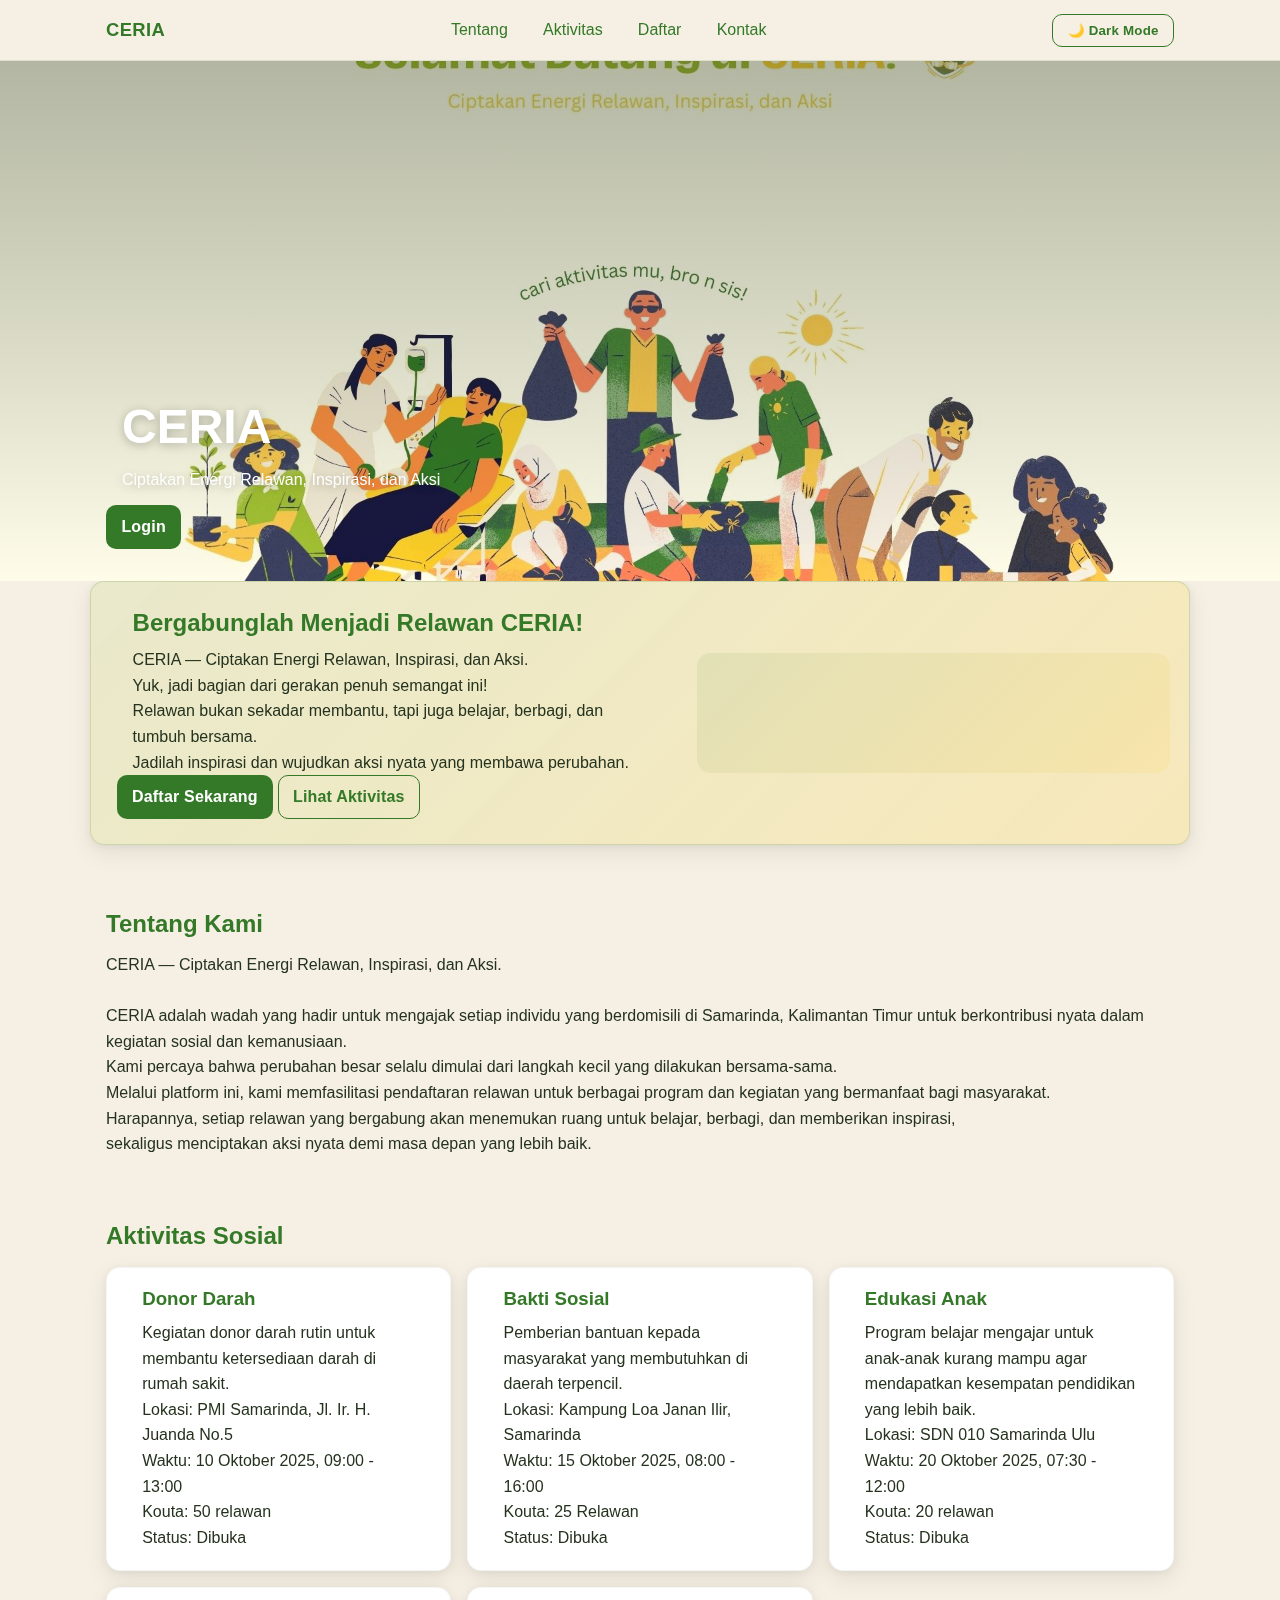
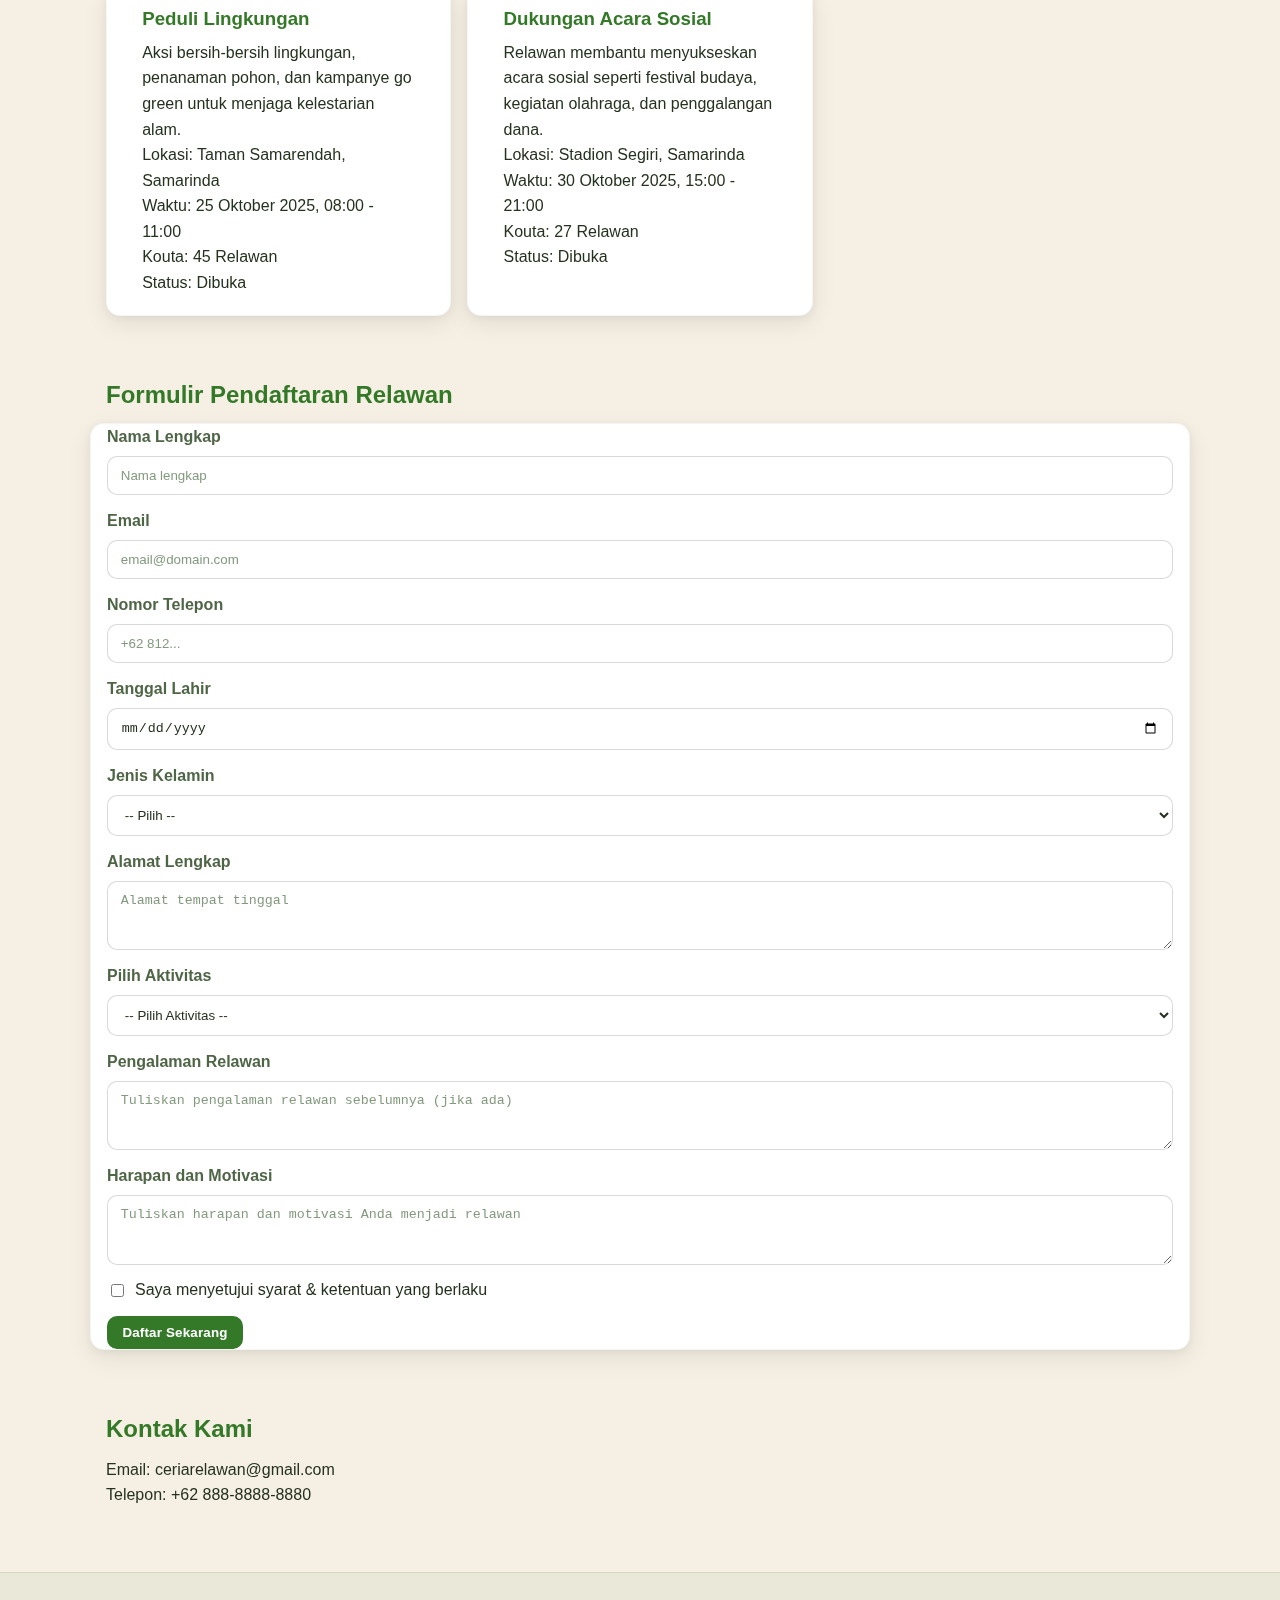
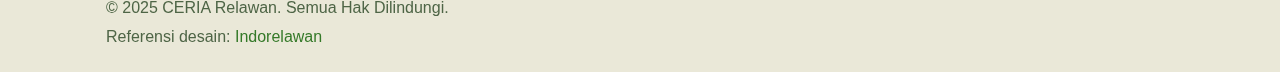
<file: index.html>
<!DOCTYPE html>
<html lang="id">
<head>
    <meta charset="UTF-8" />
    <meta name="viewport" content="width=device-width, initial-scale=1.0" />
    <title>CERIA Relawan</title>
    <link rel="stylesheet" href="style.css" />
    <script src="script.js" defer></script>
</head>
<body>
    <header class="site-header">
        <nav class="site-nav">
            <div class="container nav-inner">
                <a class="brand" href="#tentang">CERIA</a>
                <ul class="nav-list">
                    <li><a href="#tentang">Tentang</a></li>
                    <li><a href="#aktivitas">Aktivitas</a></li>
                    <li><a href="#daftar">Daftar</a></li>
                    <li><a href="#kontak">Kontak</a></li>
                </ul>
            </div>
        </nav>
        <div class="hero">
            <img class="hero-img" src="ceria.jpg" alt="Selamat Datang di CERIA" />
            <div class="hero-overlay">
                <div class="container">
                    <h1 class="hero-title">CERIA</h1>
                    <p class="hero-subtitle">Ciptakan Energi Relawan, Inspirasi, dan Aksi</p>
                    <a id="login-btn" class="btn btn-primary" href="#">Login</a>
                </div>
            </div>
        </div>
    </header>

    <main>
        <section id="hero" class="container">
            <div class="card card-featured hero-card">
                <div class="hero-grid">
                    <div class="hero-content">
                        <h2>Bergabunglah Menjadi Relawan CERIA!</h2>
                        <p>
                            CERIA — Ciptakan Energi Relawan, Inspirasi, dan Aksi. <br />
                            Yuk, jadi bagian dari gerakan penuh semangat ini! <br />
                            Relawan bukan sekadar membantu, tapi juga belajar, berbagi, dan tumbuh bersama.<br />
                            Jadilah inspirasi dan wujudkan aksi nyata yang membawa perubahan.
                        </p>
                        <div class="actions">
                            <a href="#daftar" class="btn btn-primary">Daftar Sekarang</a>
                            <a href="#aktivitas" class="btn btn-accent btn-outline">Lihat Aktivitas</a>
                        </div>
                    </div>
                    <div class="hero-media">
                    </div>
                </div>
            </div>
        </section>

        <section id="tentang" class="container">
            <h2>Tentang Kami</h2>
            <p>
                CERIA — Ciptakan Energi Relawan, Inspirasi, dan Aksi. <br /><br />
                CERIA adalah wadah yang hadir untuk mengajak setiap individu yang berdomisili di Samarinda, Kalimantan Timur untuk berkontribusi nyata dalam kegiatan sosial dan kemanusiaan.<br />
                Kami percaya bahwa perubahan besar selalu dimulai dari langkah kecil yang dilakukan bersama-sama. <br />
                Melalui platform ini, kami memfasilitasi pendaftaran relawan untuk berbagai program dan kegiatan yang bermanfaat bagi masyarakat. <br />
                Harapannya, setiap relawan yang bergabung akan menemukan ruang untuk belajar, berbagi, dan memberikan inspirasi,<br />
                sekaligus menciptakan aksi nyata demi masa depan yang lebih baik.
            </p>
        </section>

        <section id="aktivitas" class="container">
            <h2>Aktivitas Sosial</h2>
            <div class="grid-activities">
                <article class="card">
                    <h3>Donor Darah</h3>
                    <p>Kegiatan donor darah rutin untuk membantu ketersediaan darah di rumah sakit.</p>
                    <p>
                        Lokasi: PMI Samarinda, Jl. Ir. H. Juanda No.5<br />
                        Waktu: 10 Oktober 2025, 09:00 - 13:00<br />
                        Kouta: 50 relawan<br />
                        Status: Dibuka
                    </p>
                </article>

                <article class="card">
                    <h3>Bakti Sosial</h3>
                    <p>Pemberian bantuan kepada masyarakat yang membutuhkan di daerah terpencil.</p>
                    <p>
                        Lokasi: Kampung Loa Janan Ilir, Samarinda<br />
                        Waktu: 15 Oktober 2025, 08:00 - 16:00<br />
                        Kouta: 25 Relawan<br />
                        Status: Dibuka
                    </p>
                </article>

                <article class="card">
                    <h3>Edukasi Anak</h3>
                    <p>Program belajar mengajar untuk anak-anak kurang mampu agar mendapatkan kesempatan pendidikan yang lebih baik.</p>
                    <p>
                        Lokasi: SDN 010 Samarinda Ulu <br />
                        Waktu: 20 Oktober 2025, 07:30 - 12:00<br />
                        Kouta: 20 relawan<br />
                        Status: Dibuka
                    </p>
                </article>

                <article class="card">
                    <h3>Peduli Lingkungan</h3>
                    <p>Aksi bersih-bersih lingkungan, penanaman pohon, dan kampanye go green untuk menjaga kelestarian alam.</p>
                    <p>
                        Lokasi: Taman Samarendah, Samarinda <br />
                        Waktu: 25 Oktober 2025, 08:00 - 11:00<br />
                        Kouta: 45 Relawan<br />
                        Status: Dibuka
                    </p>
                </article>

                <article class="card">
                    <h3>Dukungan Acara Sosial</h3>
                    <p>Relawan membantu menyukseskan acara sosial seperti festival budaya, kegiatan olahraga, dan penggalangan dana.</p>
                    <p>
                        Lokasi: Stadion Segiri, Samarinda<br />
                        Waktu: 30 Oktober 2025, 15:00 - 21:00<br />
                        Kouta: 27 Relawan<br />
                        Status: Dibuka
                    </p>
                </article>
            </div>
        </section>

        <section id="daftar" class="container">
            <h2>Formulir Pendaftaran Relawan</h2>
            <form class="card form-modern" action="#" method="post">
                <div class="form-group">
                    <label for="nama">Nama Lengkap</label>
                    <input type="text" id="nama" name="nama" required placeholder="Nama lengkap" />
                </div>

                <div class="form-group">
                    <label for="email">Email</label>
                    <input type="email" id="email" name="email" required placeholder="email@domain.com" />
                </div>

                <div class="form-group">
                    <label for="telepon">Nomor Telepon</label>
                    <input type="tel" id="telepon" name="telepon" required placeholder="+62 812..." />
                </div>

                <div class="form-group">
                    <label for="tanggal_lahir">Tanggal Lahir</label>
                    <input type="date" id="tanggal_lahir" name="tanggal_lahir" required />
                </div>

                <div class="form-group">
                    <label for="gender">Jenis Kelamin</label>
                    <select id="gender" name="gender" required>
                        <option value="">-- Pilih --</option>
                        <option value="pria">Pria</option>
                        <option value="wanita">Wanita</option>
                    </select>
                </div>

                <div class="form-group">
                    <label for="alamat">Alamat Lengkap</label>
                    <textarea id="alamat" name="alamat" rows="3" placeholder="Alamat tempat tinggal" required></textarea>
                </div>

                <div class="form-group">
                    <label for="aktivitas">Pilih Aktivitas</label>
                    <select id="aktivitas" name="aktivitas" required>
                        <option value="">-- Pilih Aktivitas --</option>
                        <option value="donor">Donor Darah</option>
                        <option value="bakti">Bakti Sosial</option>
                        <option value="edukasi">Edukasi Anak</option>
                        <option value="lingkungan">Peduli Lingkungan</option>
                        <option value="acara">Dukungan Acara Sosial</option>
                    </select>
                </div>

                <div class="form-group">
                    <label for="pengalaman">Pengalaman Relawan</label>
                    <textarea id="pengalaman" name="pengalaman" rows="3" placeholder="Tuliskan pengalaman relawan sebelumnya (jika ada)"></textarea>
                </div>

                <div class="form-group">
                    <label for="harapan">Harapan dan Motivasi</label>
                    <textarea id="harapan" name="harapan" rows="3" placeholder="Tuliskan harapan dan motivasi Anda menjadi relawan"></textarea>
                </div>

                <div class="form-check">
                    <input type="checkbox" id="setuju" name="setuju" required />
                    <label for="setuju">Saya menyetujui syarat & ketentuan yang berlaku</label>
                </div>

                <div class="form-actions">
                    <button type="submit" class="btn btn-primary">Daftar Sekarang</button>
                </div>
            </form>
        </section>

        <section id="kontak" class="container">
            <h2>Kontak Kami</h2>
            <p>Email: ceriarelawan@gmail.com</p>
            <p>Telepon: +62 888-8888-8880</p>
        </section>
    </main>

    <footer class="site-footer">
        <div class="container">
            <p>&copy; 2025 CERIA Relawan. Semua Hak Dilindungi.</p>
            <p>Referensi desain: <a href="https://www.indorelawan.org/" target="_blank" rel="noopener">Indorelawan</a></p>
        </div>
    </footer>
</body>
</html>
</file>
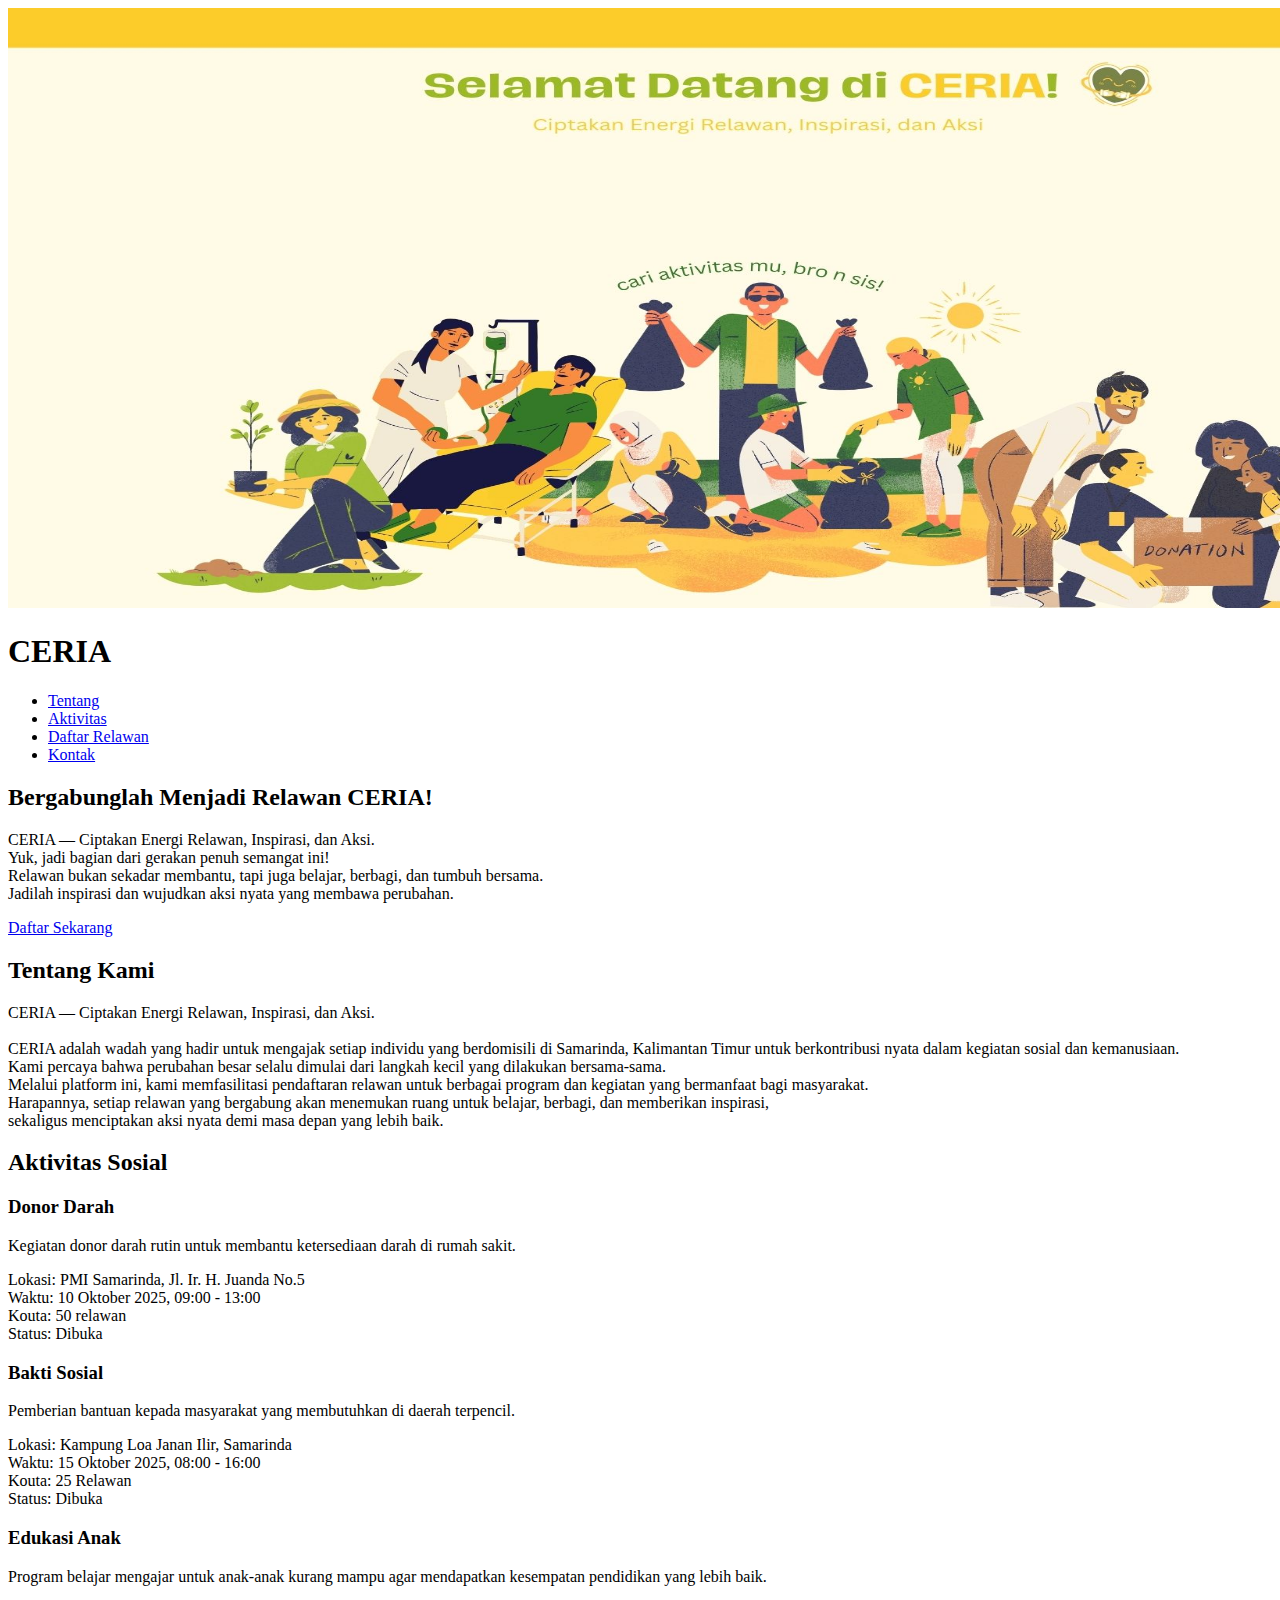
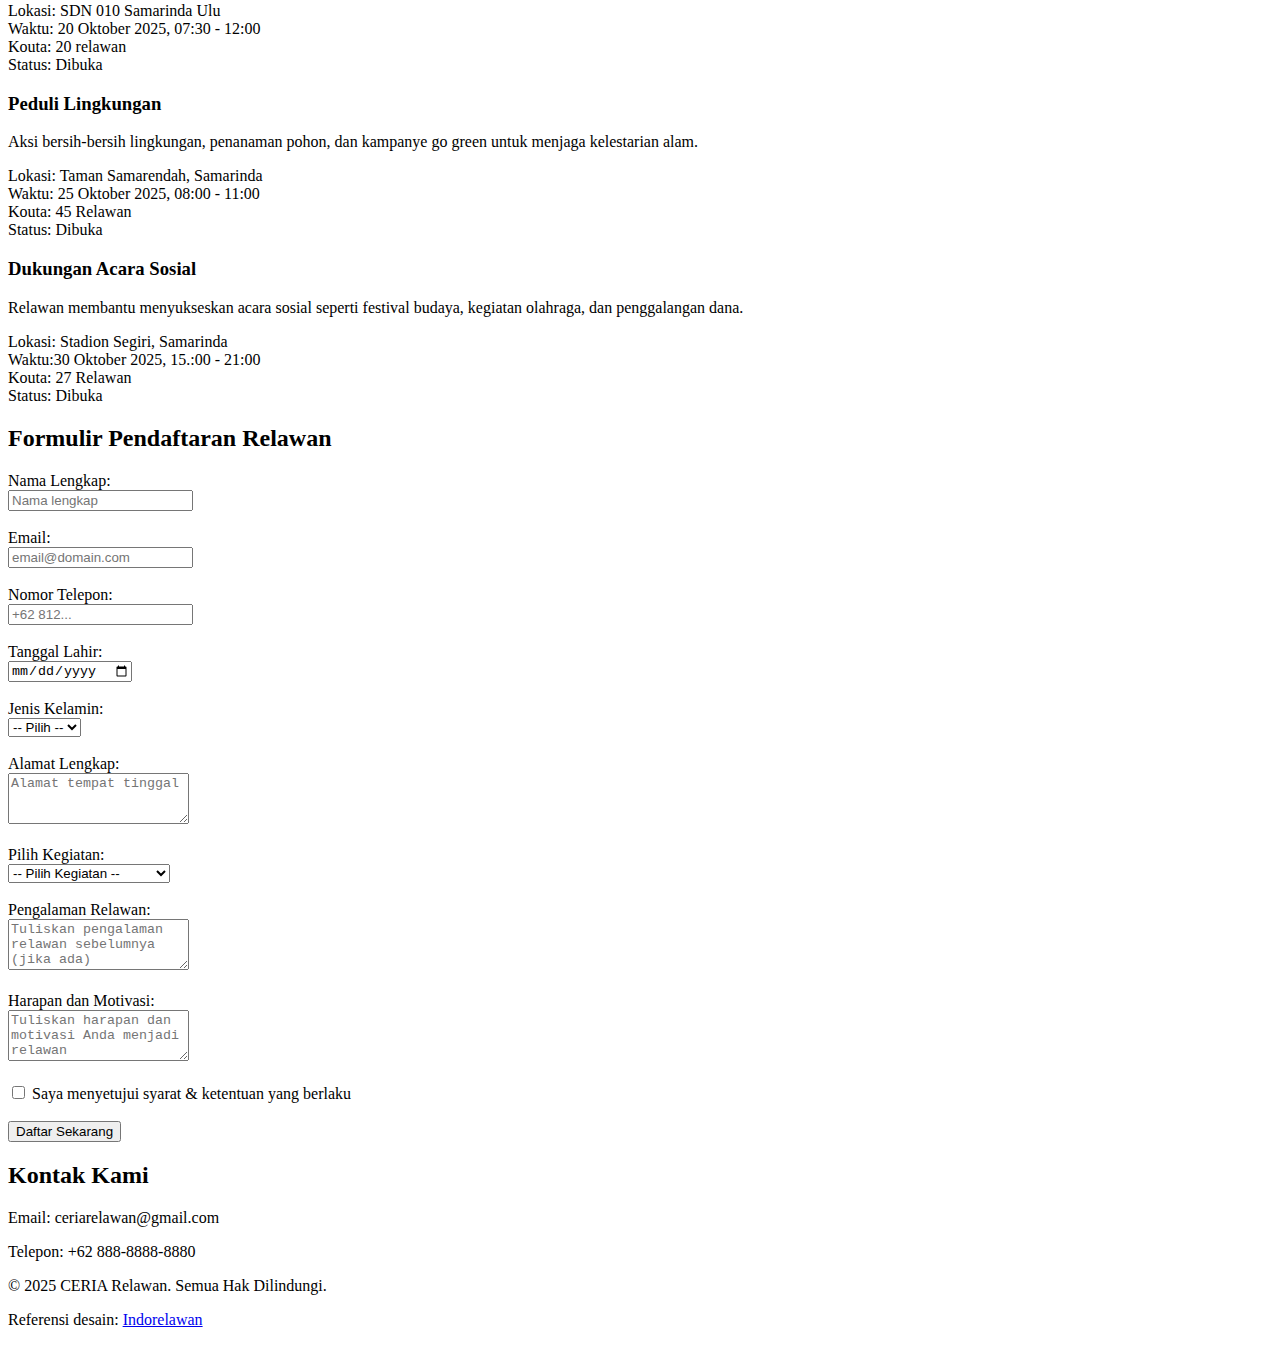
<file: CERIA-Relawan.html>
<!DOCTYPE html>
<html lang="id">
<head>
    <meta charset="UTF-8">
    <meta name="viewport" content="width=device-width, initial-scale=1.0">
    <title>CERIA Relawan</title>
</head>
<body>
    <header>
        <img src="ceria.jpg" alt="Selamat Datang di CERIA"width="1500" height="600">
        <h1>CERIA</h1>
        <nav>
            <ul>
                <li><a href="#tentang">Tentang</a></li>
                <li><a href="#aktivitas">Aktivitas</a></li>
                <li><a href="#daftar">Daftar Relawan</a></li>
                <li><a href="#kontak">Kontak</a></li>
            </ul>
        </nav>
    </header>

    <section id="hero">
        <h2>Bergabunglah Menjadi Relawan CERIA!</h2>
        <p>CERIA — Ciptakan Energi Relawan, Inspirasi, dan Aksi. <br>
            Yuk, jadi bagian dari gerakan penuh semangat ini! <br>
            Relawan bukan sekadar membantu, tapi juga belajar, berbagi, dan tumbuh bersama.<br>
            Jadilah inspirasi dan wujudkan aksi nyata yang membawa perubahan.</p>
        <a href="#daftar">Daftar Sekarang</a>
    </section>

    <section id="tentang">
        <h2>Tentang Kami</h2>
        <p>CERIA — Ciptakan Energi Relawan, Inspirasi, dan Aksi. <br><br>
            CERIA adalah wadah yang hadir untuk mengajak setiap individu yang berdomisili di Samarinda, Kalimantan Timur untuk berkontribusi nyata dalam kegiatan sosial dan kemanusiaan.<br>
            Kami percaya bahwa perubahan besar selalu dimulai dari langkah kecil yang dilakukan bersama-sama. <br>
            Melalui platform ini, kami memfasilitasi pendaftaran relawan untuk berbagai program dan kegiatan yang bermanfaat bagi masyarakat.  <br>
            Harapannya, setiap relawan yang bergabung akan menemukan ruang untuk belajar, berbagi, dan memberikan inspirasi,<br>
            sekaligus menciptakan aksi nyata demi masa depan yang lebih baik.
    </p>
        </p>
    </section>

<section id="aktivitas">
    <h2>Aktivitas Sosial</h2>

    <article>
        <h3>Donor Darah</h3>
        <p>Kegiatan donor darah rutin untuk membantu ketersediaan darah di rumah sakit.</p>
        <p>
            Lokasi: PMI Samarinda, Jl. Ir. H. Juanda No.5<br>
            Waktu: 10 Oktober 2025, 09:00 - 13:00<br>
            Kouta: 50 relawan<br>
            Status: Dibuka
        </p>
        
    </article>

    <article>
        <h3>Bakti Sosial</h3>
        <p>Pemberian bantuan kepada masyarakat yang membutuhkan di daerah terpencil.</p>
        <p>
            Lokasi: Kampung Loa Janan Ilir, Samarinda<br>
            Waktu: 15 Oktober 2025, 08:00 - 16:00<br>
            Kouta: 25 Relawan<br>
            Status: Dibuka
        </p>
    </article>

    <article>
        <h3>Edukasi Anak</h3>
        <p>Program belajar mengajar untuk anak-anak kurang mampu agar mendapatkan kesempatan pendidikan yang lebih baik.</p>
        <p>
            Lokasi: SDN 010 Samarinda Ulu <br>
            Waktu: 20 Oktober 2025, 07:30 - 12:00<br>
            Kouta: 20 relawan<br>
            Status: Dibuka
        </p>
    </article>

    <article>
        <h3>Peduli Lingkungan</h3>
        <p>Aksi bersih-bersih lingkungan, penanaman pohon, dan kampanye go green untuk menjaga kelestarian alam.</p>
        <p>
            Lokasi: Taman Samarendah, Samarinda <br>
            Waktu: 25 Oktober 2025, 08:00 - 11:00<br>
            Kouta: 45 Relawan<br>
            Status: Dibuka
        </p>
    </article>

    <article>
        <h3>Dukungan Acara Sosial</h3>
        <p>Relawan membantu menyukseskan acara sosial seperti festival budaya, kegiatan olahraga, dan penggalangan dana.</p>
                <p>
            Lokasi: Stadion Segiri, Samarinda<br>
            Waktu:30 Oktober 2025, 15.:00 - 21:00<br>
            Kouta: 27 Relawan<br>
            Status: Dibuka
        </p>
    </article>
</section>

<section id="daftar">
    <h2>Formulir Pendaftaran Relawan</h2>
    <form>
        <label for="nama">Nama Lengkap:</label><br>
        <input type="text" id="nama" name="nama" required placeholder="Nama lengkap"><br><br>

        <label for="email">Email:</label><br>
        <input type="email" id="email" name="email" required placeholder="email@domain.com"><br><br>

        <label for="telepon">Nomor Telepon:</label><br>
        <input type="tel" id="telepon" name="telepon" required placeholder="+62 812..."><br><br>

        <label for="tanggal_lahir">Tanggal Lahir:</label><br>
        <input type="date" id="tanggal_lahir" name="tanggal_lahir" required><br><br>

        <label for="gender">Jenis Kelamin:</label><br>
        <select id="gender" name="gender" required>
            <option value="">-- Pilih --</option>
            <option value="pria">Pria</option>
            <option value="wanita">Wanita</option>
        </select><br><br>

        <label for="alamat">Alamat Lengkap:</label><br>
        <textarea id="alamat" name="alamat" rows="3" placeholder="Alamat tempat tinggal" required></textarea><br><br>

        <label for="aktivitas">Pilih Kegiatan:</label><br>
        <select id="aktivitas" name="aktivitas" required>
            <option value="">-- Pilih Kegiatan --</option>
            <option value="donor">Donor Darah</option>
            <option value="bakti">Bakti Sosial</option>
            <option value="edukasi">Edukasi Anak</option>
            <option value="lingkungan">Peduli Lingkungan</option>
            <option value="acara">Dukungan Acara Sosial</option>
        </select><br><br>

        <label for="pengalaman">Pengalaman Relawan:</label><br>
        <textarea id="pengalaman" name="pengalaman" rows="3" placeholder="Tuliskan pengalaman relawan sebelumnya (jika ada)"></textarea><br><br>

        <label for="harapan">Harapan dan Motivasi:</label><br>
        <textarea id="harapan" name="harapan" rows="3" placeholder="Tuliskan harapan dan motivasi Anda menjadi relawan"></textarea><br><br>

        <input type="checkbox" id="setuju" name="setuju" required>
        <label for="setuju">Saya menyetujui syarat & ketentuan yang berlaku</label><br><br>

        <button type="submit">Daftar Sekarang</button>
    </form>
</section>

    <section id="kontak">
        <h2>Kontak Kami</h2>
        <p>Email: ceriarelawan@gmail.com</p>
        <p>Telepon: +62 888-8888-8880</p>
    </section>

    <footer>
        <p>&copy; 2025 CERIA Relawan. Semua Hak Dilindungi.</p>
        <p>Referensi desain: <a href="https://www.indorelawan.org/" target="_blank">Indorelawan</a></p>
    </footer>
</body>
</html>
</file>
<file: style.css>
:root {
  --primary-color: #f6f0e4;   
  --secondary-color: #347928; 
  --accent-color: #fccd2a;    
  --neutral-color: #b5cc5b;   
  --text-color: #24321e;      
  --muted-text: #4e6546;      
  --surface: #ffffff;         
  --shadow: 0 8px 24px rgba(0,0,0,0.08), 0 2px 8px rgba(0,0,0,0.05);
  --shadow-sm: 0 4px 12px rgba(0,0,0,0.08);
  --ring: 0 0 0 3px rgba(52, 121, 40, 0.35);
  --radius: 14px;
  --radius-sm: 10px;
  --radius-lg: 20px;
  --font-main: 'Segoe UI', Tahoma, sans-serif;
  --transition: 180ms ease;
}
@media (prefers-reduced-motion: reduce) {
  * {
    animation: none !important;
    transition: none !important;
    scroll-behavior: auto !important;
  }
}

*, *::before, *::after { 
  box-sizing: border-box; 
}

html { 
  -webkit-text-size-adjust: 100%; 
}
body { 
  margin: 0; 
  font-family: var(--font-main); 
  color: var(--text-color); 
  background: var(--primary-color); 
  line-height: 1.6; 
}
img { 
  max-width: 100%; 
  display: block; height: auto; }
h1, h2, h3 { 
  line-height: 1.25; 
  margin: 0 0 0.6rem; 
  padding: 0 1rem; 
  color: var(--secondary-color); 
}
p { 
  margin: 0 1rem; 
  color: var(--text-color); 
}
a { 
  color: var(--secondary-color); 
  text-decoration: none; 
}
a:hover { 
  text-decoration: underline; 
}

.container { width: 100%; 
  max-width: 1100px; 
  padding: 0 1rem; 
  margin: 0 auto; 
}
.rounded { border-radius: var(--radius); }
.shadow-sm { box-shadow: var(--shadow-sm); }

.btn {
  display: inline-flex; 
  align-items: center; 
  justify-content: center;
  gap: .5rem; 
  font-weight: 600;
  letter-spacing: .2px;
  padding: 0.5rem 0.9rem; 
  border-radius: var(--radius-sm);
  border: 1.5px solid transparent; 
  cursor: pointer;
  transition: 
    transform var(--transition), 
    box-shadow var(--transition), 
    background var(--transition), 
    color var(--transition), 
    border-color var(--transition);
}

.btn:focus-visible { 
  outline: none; 
  box-shadow: var(--ring); 
}

.btn:active { 
  transform: translateY(1px); 
}

.btn-primary { 
  background: var(--secondary-color); 
  color: #fff; 
}

.btn-primary:hover { 
  filter: brightness(1.05); 
  box-shadow: var(--shadow-sm); 
}

.btn-accent { 
  background: var(--accent-color); 
  color: #5c4a0b; 
}
.btn-accent:hover { 
  filter: brightness(1.05); 
  box-shadow: var(--shadow-sm); 
}

.btn-outline { 
  background: transparent; 
  color: var(--secondary-color); 
  border-color: var(--secondary-color); 
}

.btn-outline:hover { 
  background: rgba(52,121,40,.08); }

.card {
  background: var(--surface); border-radius: var(--radius);
  box-shadow: var(--shadow); padding: 1.2rem; border: 1px solid rgba(36,50,30,.05);
}
.card-featured {
  background: linear-gradient(135deg, rgba(181,204,91,.18), rgba(252,205,42,.22));
  border: 1px solid rgba(52,121,40,.18);
}

.site-header { position: relative; }
.site-nav {
  position: sticky; 
  top: 0; z-index: 1000; 
  backdrop-filter: saturate(1.2) blur(6px);
  background: rgba(246, 240, 228, 0.85); 
  border-bottom: 1px solid rgba(52,121,40,.12);
}
.nav-inner { 
  display: flex; 
  align-items: center; 
  justify-content: space-between; 
  height: 60px; 
}
.brand { font-weight: 800; 
  color: var(--secondary-color); 
  font-size: 1.15rem; 
  letter-spacing: .4px; 
}
.nav-list { 
  list-style: none; 
  margin: 0; 
  padding: 0; 
  display: flex; 
  gap: 1rem; 
}
.nav-list a { 
  display: inline-block; 
  padding: .4rem .6rem; 
  border-radius: 999px; 
}
.nav-list a:focus-visible { 
  outline: none; 
  box-shadow: var(--ring); 
}
.nav-list a:hover { 
  background: rgba(52,121,40,.08); 
  text-decoration: 
  none; }

.hero { 
  position: relative; 
  height: clamp(280px, 45vw, 520px); 
  overflow: clip; }
.hero-img { 
  width: 100%; 
  height: 100%; 
  object-fit: cover; 
  filter: saturate(1.02) contrast(1.02); 
}
.hero-overlay {
  position: absolute; 
  inset: 0; 
  background: linear-gradient(180deg, rgba(36,50,30,0.35), rgba(36,50,30,0.15) 60%, rgba(246,240,228,0.0));
  display: flex; 
  align-items: end; 
  padding-bottom: 2rem; 
  color: #fff;
}
.hero-title { 
  color: #fff; 
  font-size: clamp(1.8rem, 4vw, 3rem); 
  text-shadow: 0 2px 10px rgba(0,0,0,.25); 
}
.hero-subtitle { 
  color: #fefefe; 
  margin-bottom: .8rem; 
  text-shadow: 0 2px 10px rgba(0,0,0,.25); 
}

.hero-card { 
  margin-top: -2rem; 
}
.hero-grid {
  display: grid; 
  gap: 1.2rem; 
  align-items: center;
}
.hero-content { 
  padding: .4rem; 
}
.hero-media { 
  min-height: 120px; 
  border-radius: var(--radius); 
  background: linear-gradient(135deg, rgba(52,121,40,.08), rgba(252,205,42,.12));
}

.grid-activities {
  display: grid;
  gap: 1rem;                     
  margin-top: 1rem;
  padding: 0 1rem;
  grid-template-columns: repeat(auto-fit, minmax(280px, 1fr));
}
.grid-activities .card { 
  transition: transform var(--transition), box-shadow var(--transition); 
}
.grid-activities .card:hover { 
  transform: translateY(-2px); box-shadow: var(--shadow); 
}

.form-modern { padding: 0 1rem;}
.form-group { 
  display: grid; 
  gap: .4rem; 
  margin-bottom: .8rem; 
}
.form-group > label { 
  font-weight: 600; 
  color: var(--muted-text); 
}
.form-group input,
.form-group select,
.form-group textarea {
  padding: .7rem .8rem; 
  border-radius: var(--radius-sm);
  border: 1.5px solid rgba(36,50,30,.18); 
  background: #fff; color: var(--text-color);
  transition: border-color var(--transition), box-shadow var(--transition), background var(--transition);
}
.form-group input::placeholder,
.form-group textarea::placeholder { 
  color: #839a7e; }
.form-group input:focus,
.form-group select:focus,
.form-group textarea:focus { 
  outline: none; 
  border-color: var(--secondary-color); 
  box-shadow: var(--ring); 
}

.form-check { 
  display: flex; 
  align-items: center; 
  gap: .5rem; 
  margin: .8rem 0; 
}

.form-actions { margin-top: .6rem; }

section.container { padding: 2rem 0; }
section.container > h2 { 
  margin-bottom: .8rem; 
}

.site-footer { 
  margin-top: 2rem; 
  padding: 1.2rem 0; 
  background: rgba(52,121,40,.06); 
  border-top: 1px solid rgba(52,121,40,.12); 
}
.site-footer p { 
  margin: .2rem 0; 
  color: var(--muted-text); 
}
.site-footer a { color: var(--secondary-color); }

@media (min-width: 768px) {
  .hero-grid { grid-template-columns: 1.2fr 1fr; }
}

@media (max-width: 600px) {
  body { font-size: 0.95rem; }
  .nav-list { gap: .1rem; }
  .btn { width: 100%; }
  .actions { display: grid; gap: .5rem; grid-template-columns: 1fr; }
}

body.dark-mode {
  --primary-color: #0f1210; 
  --surface: #151a17;       
  --text-color: #e7efe8;    
  --muted-text: #b3c2b7;   
  --secondary-color: #b5cc5b; 
  --accent-color: #f6c739; 
  --neutral-color: #2a3b2d;
  --shadow: 0 8px 24px rgba(0,0,0,0.5), 0 2px 8px rgba(0,0,0,0.35);
  --shadow-sm: 0 4px 12px rgba(0,0,0,0.45);
  --ring: 0 0 0 3px rgba(134, 209, 125, 0.35);
}

body.dark-mode {
  background: var(--primary-color);
  color: var(--text-color);
}
body.dark-mode a { color: var(--secondary-color); }

body.dark-mode .site-nav {
  background: rgba(15,18,16,0.8);
  border-bottom: 1px solid rgba(255,255,255,0.08);
}
body.dark-mode .nav-list a:hover {
  background: rgba(255,255,255,0.06);
}

body.dark-mode .hero-img {
  filter: saturate(0.9) contrast(0.95) brightness(0.6);
}
body.dark-mode .hero-overlay {
  background: linear-gradient(180deg, rgba(0,0,0,0.55), rgba(0,0,0,0.35) 60%, rgba(15,18,16,0.0));
}

body.dark-mode .card {
  border: 1px solid rgba(255,255,255,0.06);
}
body.dark-mode .card-featured {
  background: linear-gradient(135deg, rgba(134,209,125,.08), rgba(246,199,57,.12));
  border: 1px solid rgba(134,209,125,.18);
}

body.dark-mode .form-group input,
body.dark-mode .form-group select,
body.dark-mode .form-group textarea {
  background: #1a1f1c;
  color: var(--text-color);
  border-color: rgba(255,255,255,0.12);
}
body.dark-mode .form-group input::placeholder,
body.dark-mode .form-group textarea::placeholder {
  color: #9fb2a5;
}
body.dark-mode .form-check label { color: var(--muted-text); }

body.dark-mode .site-footer {
  background: rgba(255,255,255,0.03);
  border-top: 1px solid rgba(255,255,255,0.08);
}
body.dark-mode .site-footer p { color: #aab8ad; }

body.dark-mode .btn-outline:hover {
  background: rgba(255,255,255,0.06);
}

body.dark-mode h2,
body.dark-mode h3 {
  color: var(--secondary-color);
}
body.dark-mode p { color: var(--text-color); }

body.dark-mode .btn-primary {
  background: var(--secondary-color); 
  color: #0f1210; 
  border: none;
  box-shadow: var(--shadow-sm);
  transition: all 0.3s ease;
}

body.dark-mode .btn-primary:hover {
  background: var(--accent-color); 
  color: #0f1210;
}
</file>
